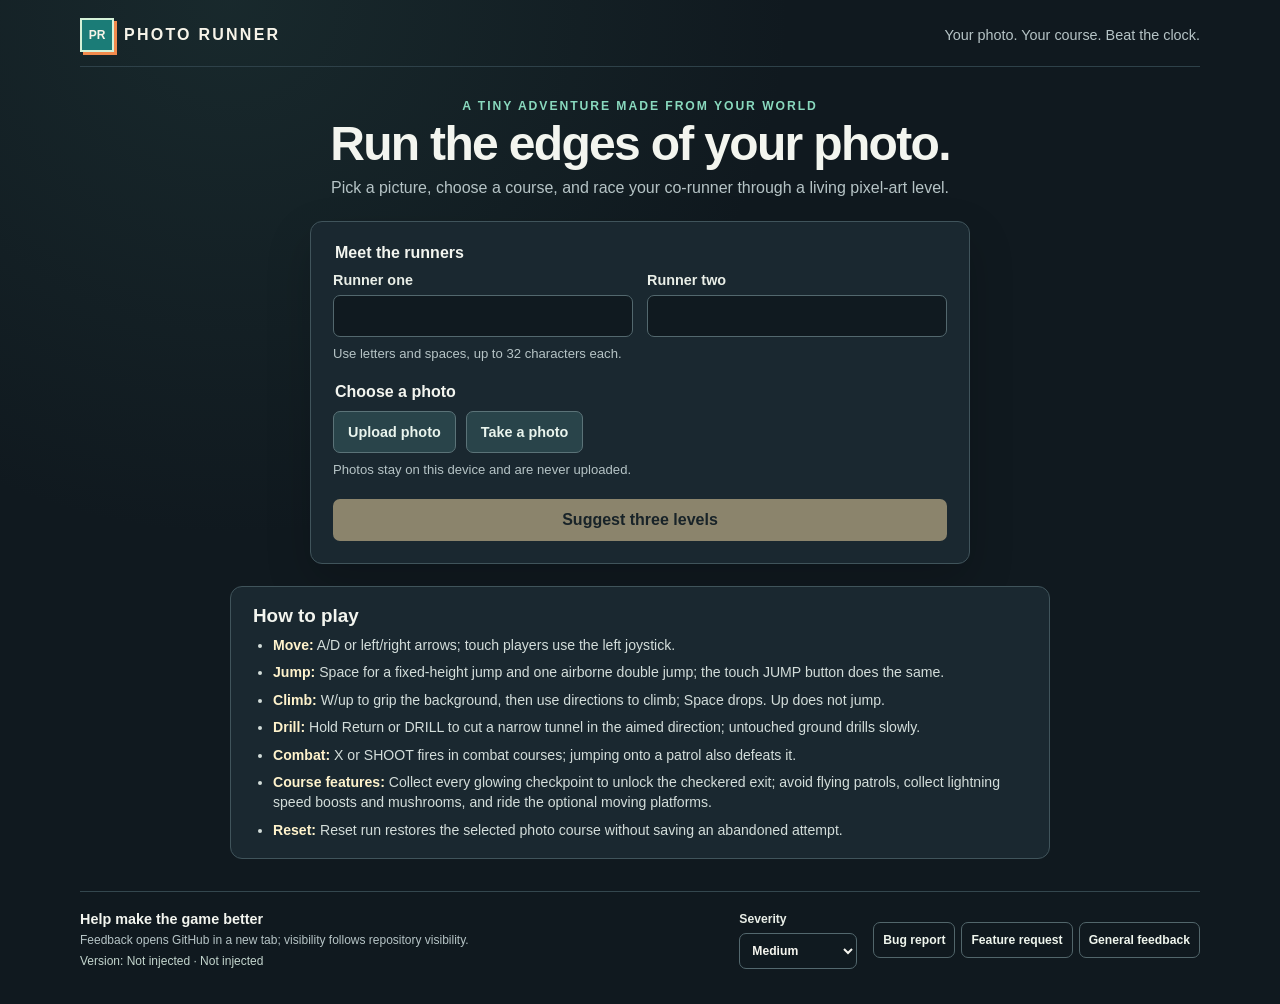
<file: index.html>
<!doctype html>
<html lang="en">
<head>
  <meta charset="utf-8">
  <meta name="viewport" content="width=device-width, initial-scale=1, viewport-fit=cover">
  <meta name="theme-color" content="#17232c">
  <meta name="game-source-branch" content="Not injected">
  <meta name="game-source-commit" content="Not injected">
  <title>Photo Runner</title>
  <link rel="icon" type="image/svg+xml" href="./assets/favicon.svg">
  <link rel="stylesheet" href="./styles.css">
  <script type="module" src="./src/app.js?v=45"></script>
</head>
<body>
  <main class="shell">
    <header class="masthead">
      <a class="brand" href="./" aria-label="Photo Runner home">
        <span class="brand-mark" aria-hidden="true">PR</span>
        <span>PHOTO RUNNER</span>
      </a>
      <p class="tagline">Your photo. Your course. Beat the clock.</p>
    </header>

    <section id="setup-screen" class="screen" aria-labelledby="setup-title">
      <div class="intro">
        <p class="eyebrow">A tiny adventure made from your world</p>
        <h1 id="setup-title">Run the edges of your photo.</h1>
        <p>Pick a picture, choose a course, and race your co-runner through a living pixel-art level.</p>
      </div>
      <form id="setup-form" class="setup-card">
        <fieldset>
          <legend>Meet the runners</legend>
          <div class="name-grid">
            <label>Runner one
              <input id="player-one" name="playerOne" autocomplete="given-name" maxlength="32" required>
            </label>
            <label>Runner two
              <input id="player-two" name="playerTwo" autocomplete="off" maxlength="32" required>
            </label>
          </div>
          <p class="hint">Use letters and spaces, up to 32 characters each.</p>
        </fieldset>
        <fieldset>
          <legend>Choose a photo</legend>
          <div class="photo-actions">
            <label class="button button-secondary file-button" for="upload-photo" role="button" tabindex="0">Upload photo</label>
            <input id="upload-photo" class="visually-hidden" type="file" accept="image/*">
            <label class="button button-secondary file-button" for="camera-photo" role="button" tabindex="0">Take a photo</label>
            <input id="camera-photo" class="visually-hidden" type="file" accept="image/*" capture="environment">
          </div>
          <p id="photo-status" class="hint" role="status">Photos stay on this device and are never uploaded.</p>
        </fieldset>
        <button id="suggest-button" class="button button-primary" type="submit" disabled>Suggest three levels</button>
        <p id="setup-error" class="error" role="alert" hidden></p>
      </form>
      <aside class="instructions">
        <h2>How to play</h2>
        <ul>
          <li><strong>Move:</strong> A/D or left/right arrows; touch players use the left joystick.</li>
          <li><strong>Jump:</strong> Space for a fixed-height jump and one airborne double jump; the touch JUMP button does the same.</li>
          <li><strong>Climb:</strong> W/up to grip the background, then use directions to climb; Space drops. Up does not jump.</li>
          <li><strong>Drill:</strong> Hold Return or DRILL to cut a narrow tunnel in the aimed direction; untouched ground drills slowly.</li>
          <li><strong>Combat:</strong> X or SHOOT fires in combat courses; jumping onto a patrol also defeats it.</li>
          <li><strong>Course features:</strong> Collect every glowing checkpoint to unlock the checkered exit; avoid flying patrols, collect lightning speed boosts and mushrooms, and ride the optional moving platforms.</li>
          <li><strong>Reset:</strong> Reset run restores the selected photo course without saving an abandoned attempt.</li>
        </ul>
      </aside>
    </section>

    <section id="preview-screen" class="screen" aria-labelledby="preview-title" hidden>
      <div class="screen-heading">
        <div>
          <p class="eyebrow">Three routes, one photo</p>
          <h1 id="preview-title">Choose your course</h1>
        </div>
        <button id="change-photo" class="button button-secondary" type="button">Choose another photo</button>
      </div>
      <div id="suggestions" class="suggestions"></div>
      <p id="preview-error" class="error" role="alert" hidden></p>
    </section>

    <section id="game-screen" class="screen" aria-labelledby="game-title" hidden>
      <div class="game-heading">
        <div>
          <p class="eyebrow" id="round-label">Round 1</p>
          <h1 id="game-title">Ready, runner!</h1>
        </div>
        <div class="game-actions">
          <span id="timer" class="timer" aria-label="Race time">00:00.00</span>
          <button id="fullscreen-button" class="button button-secondary" type="button">Full screen</button>
          <button id="reset-button" class="button button-secondary" type="button">Reset run</button>
        </div>
      </div>
      <div id="game-frame" class="game-frame">
        <canvas id="game-canvas" width="960" height="540" aria-label="Photo Runner gameplay"></canvas>
        <div class="touch-controls" aria-label="Touch controls">
          <div id="joystick" class="joystick" aria-label="Movement and drill direction">
            <span class="joystick-handle"></span>
          </div>
          <div class="touch-actions">
            <button type="button" class="touch-button" data-control="jump">JUMP</button>
            <button type="button" class="touch-button" data-control="drill">DRILL</button>
            <button type="button" class="touch-button" data-control="shoot">SHOOT</button>
          </div>
        </div>
      </div>
      <p id="game-status" class="game-status" role="status" aria-live="polite">Move or jump to start the timer.</p>
    </section>

    <section id="complete-screen" class="screen completion" aria-labelledby="complete-title" hidden>
      <p class="eyebrow">Course complete</p>
      <h1 id="complete-title">You made it!</h1>
      <p id="completion-message" class="completion-message"></p>
      <p id="completion-time" class="completion-time"></p>
      <div class="completion-grid">
        <section>
          <h2>Leaderboard</h2>
          <p class="hint">Scores are saved in cookies on this browser only.</p>
          <p id="score-storage-status" class="hint" role="status" aria-live="polite"></p>
          <ol id="leaderboard" class="leaderboard"></ol>
        </section>
        <section>
          <h2>Who races next?</h2>
          <p class="hint">Both runners keep this exact course.</p>
          <div id="next-player-actions" class="next-player-actions"></div>
          <button id="completion-reset" class="button button-secondary" type="button">Reset run</button>
        </section>
      </div>
    </section>

    <footer class="feedback" aria-label="Feedback">
      <div>
        <strong>Help make the game better</strong>
        <p>Feedback opens GitHub in a new tab; visibility follows repository visibility.</p>
        <p id="version-info" class="version-info"></p>
      </div>
      <label class="severity-label">Severity
        <select id="feedback-severity">
          <option>Low</option>
          <option selected>Medium</option>
          <option>High</option>
          <option>Critical</option>
        </select>
      </label>
      <div class="feedback-buttons">
        <button class="button button-tertiary" type="button" data-feedback="Bug report">Bug report</button>
        <button class="button button-tertiary" type="button" data-feedback="Feature request">Feature request</button>
        <button class="button button-tertiary" type="button" data-feedback="General feedback">General feedback</button>
      </div>
    </footer>
  </main>
</body>
</html>
</file>
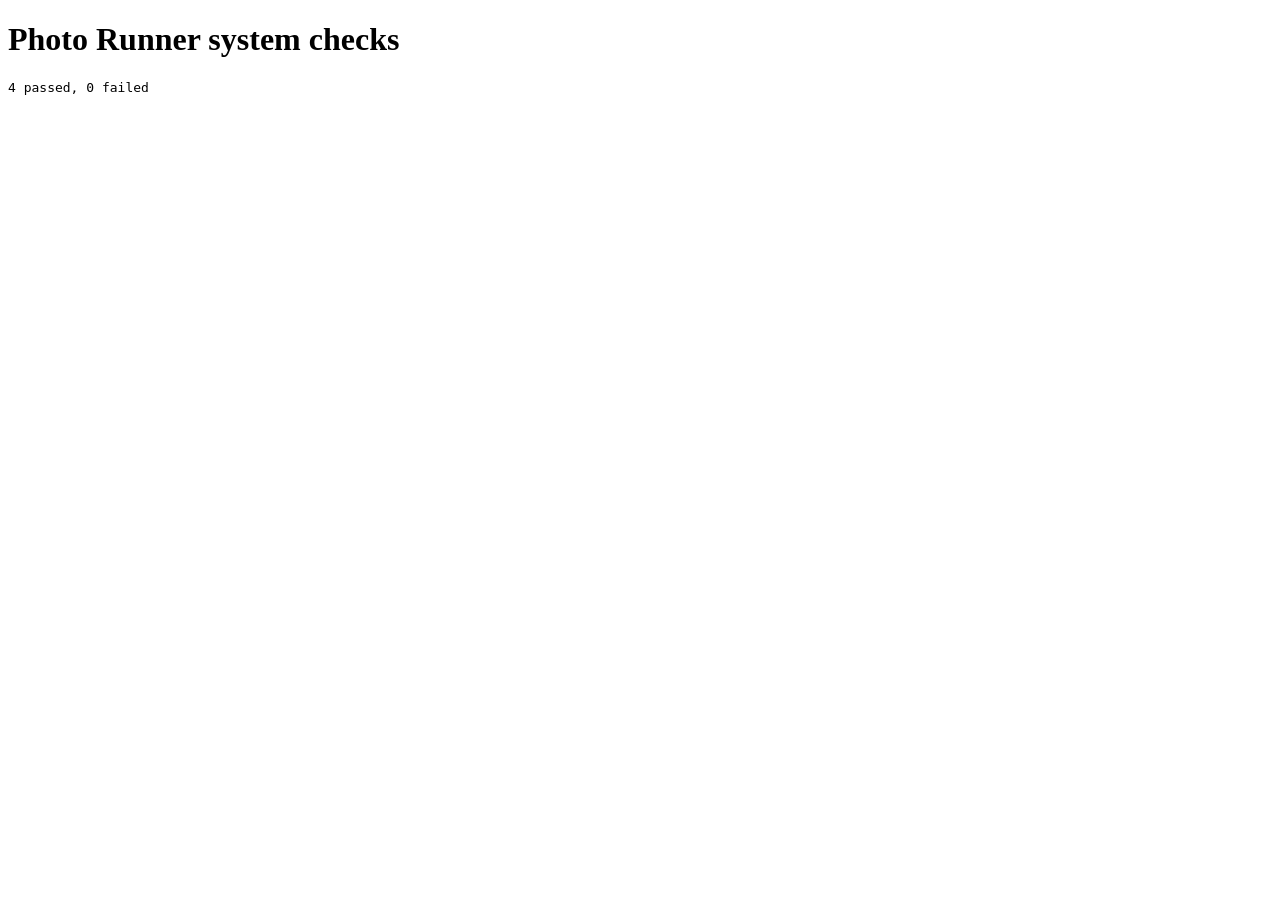
<file: tests/system/runner.html>
<!doctype html>
<html lang="en">
<head>
  <meta charset="utf-8">
  <meta name="viewport" content="width=device-width, initial-scale=1">
  <title>Photo Runner system checks</title>
</head>
<body>
  <h1>Photo Runner system checks</h1>
  <pre id="results" role="status">Running checks...</pre>
  <script type="module">
    import { createRun, generateSuggestions, stepRun, resetRun } from "../../src/game-core.js?v=47";

    const result = document.querySelector("#results");
    const failures = [];
    let passed = 0;
    const verify = async (name, callback) => {
      try {
        await callback();
        passed += 1;
      } catch (error) {
        failures.push(`${name}: ${error.message}`);
      }
    };
    const check = (condition, message) => {
      if (!condition) throw new Error(message);
    };

    await verify("root entry and local runtime assets", async () => {
      const response = await fetch("../../index.html");
      check(response.ok, "root entry page did not load");
      const markup = await response.text();
      for (const id of ["setup-screen", "preview-screen", "game-screen", "complete-screen", "game-canvas"]) {
        check(markup.includes(`id="${id}"`), `missing page surface ${id}`);
      }
      check(markup.includes("./src/app.js"), "entry page does not load its relative runtime");
      const css = await fetch("../../styles.css");
      check(css.ok, "runtime stylesheet did not load");
    });

    await verify("unusable image is rejected clearly", () => {
      const flat = { width: 16, height: 16, data: new Uint8ClampedArray(16 * 16 * 4) };
      for (let index = 0; index < flat.data.length; index += 4) flat.data[index + 3] = 255;
      let rejected = false;
      try {
        generateSuggestions(flat, 1);
      } catch (error) {
        rejected = error.message.includes("No usable visible edge");
      }
      check(rejected, "featureless image was not rejected with guidance");
    });

    await verify("approved photo fixtures complete seeded route play-throughs", async () => {
      for (const fixture of ["route-photo.svg", "platform-photo.svg", "mixed-orientation-photo.svg"]) {
        const image = new Image();
        image.src = `../fixtures/${fixture}`;
        await image.decode();
        const canvas = document.createElement("canvas");
        canvas.width = image.width;
        canvas.height = image.height;
        const context = canvas.getContext("2d", { willReadFrequently: true });
        context.drawImage(image, 0, 0);
        const pixels = context.getImageData(0, 0, image.width, image.height);
        for (const seed of [77, 12345, 20261104]) {
          const options = generateSuggestions(pixels, seed);
          check(options.length === 3 && options.every((option) => option.route.verified),
            `${fixture} seed ${seed} did not produce three completed route replays`);
          for (const [optionIndex, option] of options.entries()) {
            const solidAt = (x, y) => x >= 0 && x < option.width && y >= 0 &&
              y < option.height && option.terrain[y * option.width + x];
            for (let y = 0; y < option.height; y += 1) {
              for (let x = 0; x < option.width; x += 1) {
                const offset = y * option.width + x;
                if (!option.nonDrillable[offset]) continue;
                check(option.terrain[offset],
                  `${fixture} seed ${seed} marks empty cells non-drillable`);
                check(!option.route.points.some((point) =>
                  Math.abs(x + 0.5 - point.x) < 10 &&
                  Math.abs(y + 0.5 - point.y + 4.5) < 16
                ), `${fixture} seed ${seed} protects the required route`);
                check(Math.hypot(x + 0.5 - option.finish.x, y + 0.5 - option.finish.y) >= 14,
                  `${fixture} seed ${seed} protects the finish gate`);
              }
            }
            for (const pickup of option.pickups) {
              for (let y = Math.floor(pickup.y); y < Math.ceil(pickup.y + pickup.height); y += 1) {
                for (let x = Math.floor(pickup.x); x < Math.ceil(pickup.x + pickup.width); x += 1) {
                  check(!solidAt(x, y), `${fixture} seed ${seed} option ${optionIndex} blocks a pickup`);
                }
              }
            }
            for (const enemy of option.enemies) {
              const initialProgress = (Math.sin(enemy.phase) + 1) / 2;
              check(Math.abs(enemy.x - (enemy.path[0].x +
                (enemy.path[1].x - enemy.path[0].x) * initialProgress)) < 0.001 &&
                Math.abs(enemy.y - (enemy.path[0].y +
                  (enemy.path[1].y - enemy.path[0].y) * initialProgress)) < 0.001,
              `${fixture} seed ${seed} patrol teleports when activated`);
              for (let sample = 0; sample <= 100; sample += 1) {
                const progress = sample / 100;
                const x = enemy.path[0].x + (enemy.path[1].x - enemy.path[0].x) * progress;
                const y = enemy.path[0].y + (enemy.path[1].y - enemy.path[0].y) * progress;
                check(x >= 8 && x <= option.width - 14 && y >= 8 && y <= option.height - 14,
                  `${fixture} seed ${seed} patrol leaves safe bounds`);
                for (let cellY = Math.floor(y - 2); cellY <= y + 2; cellY += 1) {
                  for (let cellX = Math.floor(x - 2); cellX <= x + 2; cellX += 1) {
                    check(!solidAt(cellX, cellY),
                      `${fixture} seed ${seed} patrol intersects terrain`);
                  }
                }
              }
            }
            for (const platform of option.platforms) {
              check(platform.x >= platform.minX && platform.x <= platform.maxX &&
                platform.minX <= platform.maxX,
              `${fixture} seed ${seed} moving platform has invalid travel bounds`);
              for (let y = Math.floor(platform.y); y < platform.y + platform.height; y += 1) {
                for (let x = Math.floor(platform.x); x < platform.x + platform.width; x += 1) {
                  check(!solidAt(x, y), `${fixture} seed ${seed} moving platform intersects terrain`);
                }
              }
            }
          }
        }
      }
    });

    await verify("movement starts the timer and reset restores a fresh run", async () => {
      const photo = { width: 32, height: 24, data: new Uint8ClampedArray(32 * 24 * 4) };
      for (let y = 0; y < photo.height; y += 1) {
        for (let x = 0; x < photo.width; x += 1) {
          const offset = (y * photo.width + x) * 4;
          const shade = ((x * 19 + y * 31 + (x * y) % 97) % 180) + 35;
          photo.data[offset] = shade;
          photo.data[offset + 1] = (shade * 3) % 256;
          photo.data[offset + 2] = (shade * 7) % 256;
          photo.data[offset + 3] = 255;
        }
      }
      const option = generateSuggestions(photo, 77)[0];
      const run = createRun(option, ["Ada", "Grace"]);
      stepRun(run, {}, 0.1, 100);
      check(!run.timerStarted, "idle time started the race");
      stepRun(run, { x: 1 }, 0.1, 200);
      check(run.timerStarted, "player movement did not start the race timer");
      run.terrain[0] = !run.terrain[0];
      run.input.right = true;
      run.timer = 12;
      resetRun(run);
      check(run.timer === 0 && !run.timerStarted, "reset did not clear the timer");
      check(run.terrain[0] === option.terrain[0], "reset did not restore terrain");
      check(!run.input.right, "reset did not clear held controls");
    });

    result.textContent = failures.length
      ? `${passed} passed, ${failures.length} failed\n${failures.join("\n")}`
      : `${passed} passed, 0 failed`;
    result.dataset.failed = String(failures.length);
  </script>
</body>
</html>
</file>
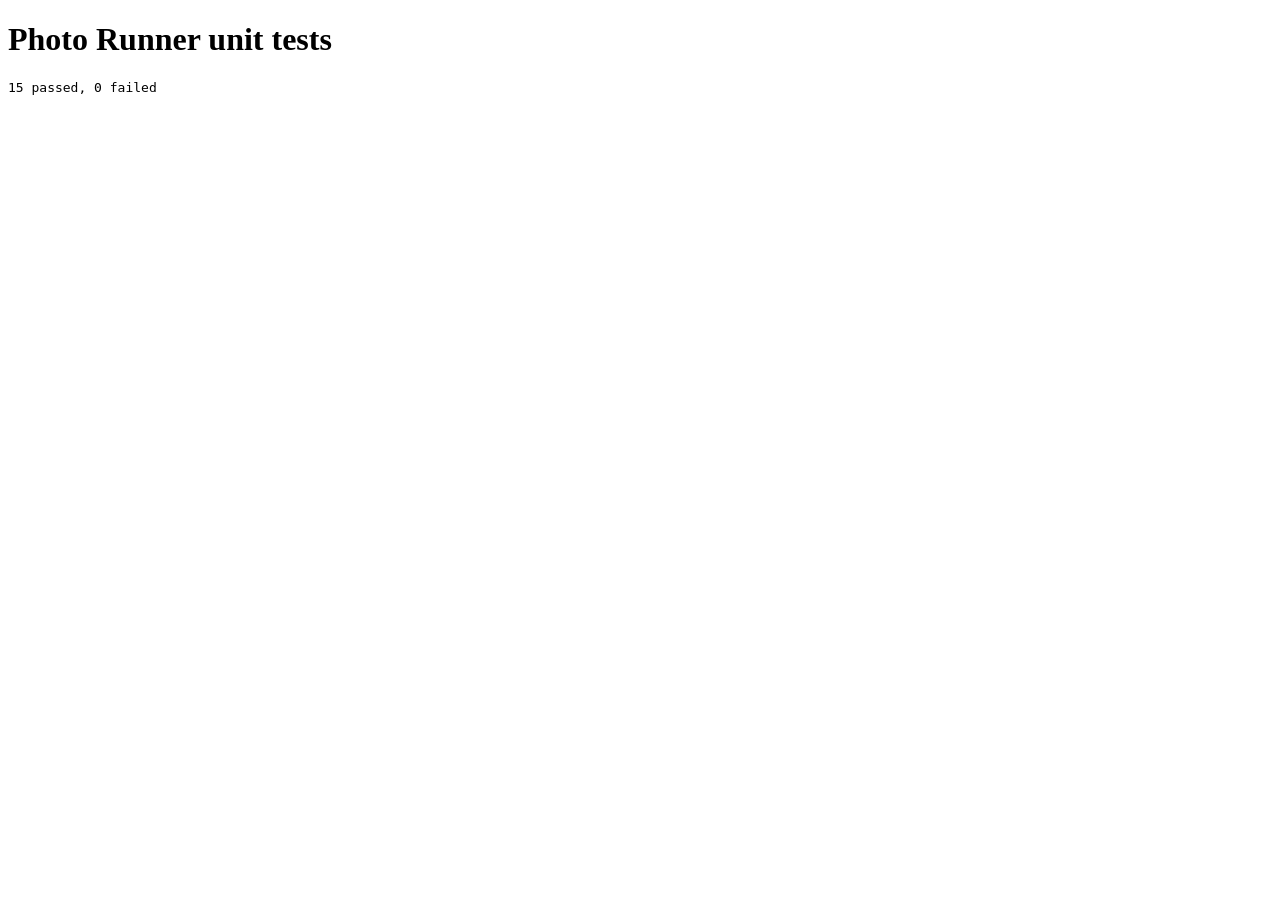
<file: tests/unit/runner.html>
<!doctype html>
<html lang="en">
<head>
  <meta charset="utf-8">
  <meta name="viewport" content="width=device-width, initial-scale=1">
  <title>Photo Runner unit tests</title>
</head>
<body>
  <h1>Photo Runner unit tests</h1>
  <pre id="results" role="status">Running tests...</pre>
  <script type="module">
    import {
      createRandom,
      generateSuggestions,
      createRun,
      pressJump,
      stepRun,
      resetRun,
      isValidPlayerName,
      getLeaderboardRows,
      makeLevelKey,
      getEngineConstants,
      verifyCourse,
      replayCourse
    } from "../../src/game-core.js?v=47";

    const output = document.querySelector("#results");
    const failures = [];
    let passed = 0;
    const assert = (condition, message) => {
      if (!condition) throw new Error(message);
    };
    const test = (name, callback) => {
      try {
        callback();
        passed += 1;
      } catch (error) {
        failures.push(`${name}: ${error.message}`);
      }
    };
    const photo = {
      width: 32,
      height: 24,
      data: new Uint8ClampedArray(32 * 24 * 4)
    };
    for (let y = 0; y < photo.height; y += 1) {
      for (let x = 0; x < photo.width; x += 1) {
        const offset = (y * photo.width + x) * 4;
        const shade = ((x * 19 + y * 31 + (x * y) % 97) % 180) + 35;
        photo.data[offset] = shade;
        photo.data[offset + 1] = (shade * 3) % 256;
        photo.data[offset + 2] = (shade * 7) % 256;
        photo.data[offset + 3] = 255;
      }
    }

    test("player names accept letters and spaces up to 32 characters", () => {
      assert(isValidPlayerName("Ada Lovelace"), "valid name rejected");
      assert(isValidPlayerName("Élodie"), "Unicode letters rejected");
      assert(!isValidPlayerName(""), "empty name accepted");
      assert(!isValidPlayerName("Runner 7"), "digits accepted");
      assert(!isValidPlayerName("A".repeat(33)), "overlong name accepted");
    });

    test("seeded random sequences repeat", () => {
      const first = createRandom(12345);
      const second = createRandom(12345);
      assert(
        Array.from({ length: 8 }, first).join(",") ===
          Array.from({ length: 8 }, second).join(","),
        "same seed produced different sequences"
      );
    });

    test("photo suggestions are reproducible and distinct", () => {
      const first = generateSuggestions(photo, 9876);
      const second = generateSuggestions(photo, 9876);
      assert(first.length === 3, "expected three suggestions");
      assert(JSON.stringify(first) === JSON.stringify(second), "generation was not deterministic");
      assert(new Set(first.map((option) => `${option.biome}:${option.layout}`)).size === 3,
        "biome/layout pairs are not distinct");
      for (const option of first) {
        for (const [index, point] of option.route.points.entries()) {
          for (const [otherIndex, other] of option.route.points.entries()) {
            if (index === otherIndex || point.supportY < other.y - 9 ||
                point.supportY >= other.y) continue;
            const overlaps = point.supportX < other.x + 3 &&
              point.supportX + point.supportWidth > other.x - 3;
            assert(!overlaps, "a route support blocks another waypoint");
          }
        }
        assert(option.playerStart && option.finish, "missing safe endpoints");
        assert(option.route?.verified === true, "missing verified no-drill route");
        assert(option.checkpoints.length >= 1 && option.checkpoints.length <= 2,
          "checkpoint count outside requirement");
        assert(option.platforms.length === 2, "expected two moving platforms");
        assert(option.pickups.filter((pickup) => pickup.type === "speed").length >= 1,
          "missing speed pickup");
        assert(option.pickups.filter((pickup) => pickup.type === "mushroom").length >= 1,
          "missing mushroom pickup");
        for (const pickup of option.pickups) {
          for (let y = Math.floor(pickup.y); y < Math.ceil(pickup.y + pickup.height); y += 1) {
            for (let x = Math.floor(pickup.x); x < Math.ceil(pickup.x + pickup.width); x += 1) {
              assert(!option.terrain[y * option.width + x], "pickup was placed inside solid terrain");
            }
          }
          for (const enemy of option.enemies) {
            const progress = (Math.sin(enemy.phase) + 1) / 2;
            assert(Math.abs(enemy.x - (enemy.path[0].x +
              (enemy.path[1].x - enemy.path[0].x) * progress)) < 0.001,
            "patrol jumps away from its previewed position when the race starts");
            assert(Math.abs(enemy.y - (enemy.path[0].y +
              (enemy.path[1].y - enemy.path[0].y) * progress)) < 0.001,
            "patrol vertical position jumps when the race starts");
          }
        }
        assert(option.enemies.length >= 3, "missing patrol enemies");
        assert(option.route.sectionCount >= 4 && option.route.sectionCount <= 6,
          "route section count outside quality target");
        assert(replayCourse(option), "reference route failed actual movement and enemy simulation");
      }
      const unsafe = structuredClone(first[0]);
      const spawn = unsafe.playerStart;
      unsafe.enemies[0].path = [
        { x: spawn.x + 1, y: spawn.y + 1 },
        { x: spawn.x + 1, y: spawn.y + 1 }
      ];
      assert(!replayCourse(unsafe), "route replay ignored a patrol collision");
    });

    test("route validation rejects blocked clearance", () => {
      const option = generateSuggestions(photo, 9876)[0];
      assert(verifyCourse(option), "generated course did not verify");
      const blocked = structuredClone(option);
      const point = blocked.route.points[0];
      const x = Math.floor(point.x);
      const y = Math.floor(point.y - 5);
      blocked.terrain[y * blocked.width + x] = true;
      assert(!verifyCourse(blocked), "blocked route clearance was accepted");
    });

    test("player size, fixed jump, and one double jump", () => {
      const option = generateSuggestions(photo, 9876)[0];
      const run = createRun(option, ["Ada", "Grace"]);
      assert(run.player.width === 6 && run.player.height === 9, "wrong player footprint");
      const initialY = run.player.y;
      pressJump(run, 0);
      assert(run.timerStarted, "jump did not start timer");
      assert(run.player.vy < 0, "floor jump did not launch");
      stepRun(run, {}, 0.1, 100);
      const risingY = run.player.y;
      assert(run.player.doubleJumpAvailable, "floor jump consumed the airborne double jump");
      pressJump(run, 101);
      assert(run.player.vy < 0, "double jump did not reset upward velocity");
      assert(!run.player.doubleJumpAvailable, "double jump remained available");
      const afterDoubleJump = run.player.vy;
      pressJump(run, 102);
      assert(run.player.vy === afterDoubleJump, "unavailable third jump changed vertical velocity");
      assert(risingY <= initialY, "jump moved downward before the double jump");
    });

    test("up attaches to the background, and jump drops without launching", () => {
      const option = generateSuggestions(photo, 9876)[0];
      const run = createRun(option, ["Ada", "Grace"]);
      const y = run.player.y;
      stepRun(run, { y: -1 }, 0.1, 100);
      assert(run.player.climbing, "up did not attach to the background");
      assert(run.player.y < y, "climbing did not move upward");
      const jumpVelocity = run.player.vy;
      assert(pressJump(run, 101), "jump did not detach the climber");
      assert(!run.player.climbing, "jump left the player attached");
      assert(run.player.vy > jumpVelocity, "climb-drop launched upward");
    });

    test("surface jump retains its double jump and wall jump is cosmetic", () => {
      const option = generateSuggestions(photo, 9876)[0];
      const run = createRun(option, ["Ada", "Grace"]);
      pressJump(run, 0);
      assert(run.player.doubleJumpAvailable, "initial jump consumed double jump");
      const edgeX = run.player.x < option.width / 2 ? 0 : option.width - run.player.width;
      run.player.x = edgeX;
      run.player.y = Math.max(3, run.player.y - 20);
      run.player.grounded = false;
      run.player.floorGrace = null;
      run.player.wallGrace = null;
      const jumped = pressJump(run, 10);
      assert(jumped, "wall contact did not allow a jump");
      assert(run.player.dustUntil === 310, "wall jump did not start a 300ms dust burst");
    });

    test("leaderboard ties keep prior attempts ahead", () => {
      const rows = getLeaderboardRows([
        { id: "saved", name: "Ada", time: 12 },
        { id: "current", name: "Grace", time: 12 }
      ], "current");
      assert(rows.ranked[0].id === "saved", "new equal-time score displaced an existing entry");
      assert(rows.current.rank === 2, "current equal-time attempt has the wrong rank");
    });

    test("walk speed and fixed jump height remain consistent", () => {
      const base = generateSuggestions(photo, 9876)[0];
      const level = {
        ...base,
        width: 128,
        height: 100,
        terrain: Array(128 * 100).fill(false),
        nonDrillable: Array(128 * 100).fill(false),
        playerStart: { x: 20, y: 50 },
        finish: { x: 110, y: 20, width: 12, height: 18 },
        checkpoints: [],
        platforms: [],
        pickups: [],
        enemies: [],
        scenery: [],
        route: { verified: true, points: [], sectionCount: 0 },
        combat: false
      };
      for (let x = 0; x < level.width; x += 1) level.terrain[59 * level.width + x] = true;
      const run = createRun(level, ["Ada", "Grace"]);
      assert(getEngineConstants().normalSpeed === 80, "walking speed changed");
      pressJump(run, 0);
      for (let frame = 1; frame <= 6; frame += 1) stepRun(run, {}, 0.1, frame * 100);
      assert(Math.abs((50 - run.player.y) - 38.6) < 2, "jump did not reach its fixed height");
    });

    test("wall contact blocks penetration but never traps horizontal movement", () => {
      const base = generateSuggestions(photo, 9876)[0];
      const level = {
        ...base,
        width: 128,
        height: 100,
        terrain: Array(128 * 100).fill(false),
        nonDrillable: Array(128 * 100).fill(false),
        playerStart: { x: 30, y: 81 },
        finish: { x: 110, y: 20, width: 12, height: 18 },
        checkpoints: [],
        platforms: [],
        pickups: [],
        enemies: [],
        scenery: [],
        route: { verified: true, points: [], sectionCount: 0 },
        combat: false
      };
      for (let x = 0; x < level.width; x += 1) level.terrain[90 * level.width + x] = true;
      for (let y = 0; y < 90; y += 1) level.terrain[y * level.width + 40] = true;
      const run = createRun(level);
      for (let frame = 1; frame <= 20; frame += 1) stepRun(run, { x: 1 }, 0.1, frame * 100);
      assert(run.player.x <= 34.01, "player penetrated the wall");
      const wallPosition = run.player.x;
      for (let frame = 21; frame <= 24; frame += 1) stepRun(run, { x: -1 }, 0.1, frame * 100);
      assert(run.player.x < wallPosition - 5, "wall contact trapped the player after reversing");
    });

    test("projectiles hit patrols crossed between simulation frames", () => {
      const base = generateSuggestions(photo, 9876)[0];
      const level = {
        ...base,
        width: 128,
        height: 100,
        terrain: Array(128 * 100).fill(false),
        nonDrillable: Array(128 * 100).fill(false),
        playerStart: { x: 20, y: 50 },
        finish: { x: 110, y: 20, width: 12, height: 18 },
        checkpoints: [],
        platforms: [],
        pickups: [],
        enemies: [{
          x: 30,
          y: 53,
          initialX: 30,
          initialY: 53,
          path: [{ x: 30, y: 53 }, { x: 30, y: 53 }],
          phase: 0,
          defeated: false
        }],
        scenery: [],
        route: { verified: true, points: [], sectionCount: 0 },
        combat: true
      };
      const run = createRun(level);
      stepRun(run, { shoot: true }, 0.1, 100);
      assert(run.enemies[0].defeated, "fast projectile skipped a patrol between frames");
      assert(run.projectiles.length === 0, "projectile remained after hitting a patrol");
    });

    test("active drilling slows movement without cutting the supporting floor", () => {
      const base = generateSuggestions(photo, 9876)[0];
      const level = {
        ...base,
        width: 128,
        height: 100,
        terrain: Array(128 * 100).fill(false),
        nonDrillable: Array(128 * 100).fill(false),
        playerStart: { x: 20, y: 50 },
        finish: { x: 110, y: 20, width: 12, height: 18 },
        checkpoints: [],
        platforms: [],
        pickups: [],
        enemies: [],
        scenery: [],
        route: { verified: true, points: [], sectionCount: 0 },
        combat: false
      };
      for (let x = 0; x < level.width; x += 1) level.terrain[59 * level.width + x] = true;
      const run = createRun(level, ["Ada", "Grace"]);
      for (let y = 52; y <= 56; y += 1) {
        for (let x = 26; x <= 29; x += 1) run.terrain[y * level.width + x] = true;
      }
      const startX = run.player.x;
      stepRun(run, { x: 1, drill: true }, 0.1, 100);
      assert(run.player.x - startX <= 1.1, "active excavation exceeded ten cells per second");
      assert(run.terrain[59 * level.width + 20], "drilling removed the supporting floor");
      assert(!run.terrain[54 * level.width + 27], "drill did not remove the tunnel");
    });

    test("reset restores the selected option and clears controls", () => {
      const option = generateSuggestions(photo, 9876)[0];
      const run = createRun(option, ["Ada", "Grace"]);
      run.input.right = true;
      run.timer = 12;
      run.terrain[0] = !run.terrain[0];
      resetRun(run);
      assert(run.timer === 0 && !run.timerStarted, "timer was not reset");
      assert(!run.input.right, "held input survived reset");
      assert(run.terrain[0] === option.terrain[0], "terrain was not restored");
      assert(run.player.x === option.playerStart.x, "spawn was not restored");
      for (const [index, enemy] of run.enemies.entries()) {
        assert(enemy.x === option.enemies[index].x && enemy.y === option.enemies[index].y,
          "reset changed the previewed patrol position");
      }
    });

    test("leaderboard highlights exact attempt and preserves negative times", () => {
      const entries = Array.from({ length: 11 }, (_, index) => ({
        id: `entry-${index}`,
        name: `Player ${index}`,
        time: index - 5
      }));
      const rows = getLeaderboardRows(entries, "entry-10");
      assert(rows.ranked.length === 10, "persisted leaderboard exceeded ten entries");
      assert(rows.current?.id === "entry-10", "exact current attempt was not identified");
      assert(rows.current.rank === null, "unranked attempt received a rank");
      assert(rows.ranked[0].time === -5, "negative time was not preserved");
    });

    test("level keys distinguish exact generated options", () => {
      const options = generateSuggestions(photo, 9876);
      assert(makeLevelKey("photo-hash", options[0]) !== makeLevelKey("photo-hash", options[1]),
        "different options shared a leaderboard key");
    });

    output.textContent = failures.length
      ? `${passed} passed, ${failures.length} failed\n${failures.join("\n")}`
      : `${passed} passed, 0 failed`;
    output.dataset.failed = String(failures.length);
  </script>
</body>
</html>
</file>
<file: styles.css>
:root {
  color-scheme: dark;
  font-family: "Trebuchet MS", "Segoe UI", sans-serif;
  background: #10191f;
  color: #f3f5ef;
  font-synthesis: none;
  text-rendering: optimizeLegibility;
  --panel: #1a2830;
  --panel-light: #22343c;
  --line: #40545b;
  --accent: #ffce6b;
  --mint: #89d9be;
  --muted: #b6c4c6;
  --danger: #ff9a8f;
}

* { box-sizing: border-box; }

body {
  min-width: 320px;
  min-height: 100vh;
  margin: 0;
  background:
    radial-gradient(ellipse at 18% 0%, rgba(52, 94, 89, 0.23), transparent 35rem),
    #10191f;
}

button, input, select { font: inherit; }
button, .file-button { -webkit-tap-highlight-color: transparent; }
[hidden] { display: none !important; }

.shell { width: min(1120px, calc(100% - 32px)); margin: 0 auto; padding: 18px 0 34px; }
.masthead { display: flex; align-items: center; justify-content: space-between; gap: 12px; border-bottom: 1px solid #2e4149; padding: 0 0 14px; }
.brand { display: inline-flex; align-items: center; gap: 10px; color: #f7f4e9; text-decoration: none; font-weight: 900; letter-spacing: .14em; }
.brand-mark { display: grid; width: 34px; height: 34px; place-items: center; border: 2px solid #d5f2d8; background: #1b7c77; box-shadow: 3px 3px 0 #f18a4c; font-size: .75rem; letter-spacing: 0; }
.tagline { margin: 0; color: var(--muted); font-size: .9rem; }
.screen { padding: 32px 0; }
.intro { max-width: 700px; margin: 0 auto 24px; text-align: center; }
.eyebrow { margin: 0 0 6px; color: var(--mint); font-size: .76rem; font-weight: 800; letter-spacing: .16em; text-transform: uppercase; }
h1, h2, p { margin-top: 0; }
h1 { margin-bottom: 10px; font-size: clamp(1.8rem, 5vw, 3rem); line-height: 1.04; letter-spacing: -.035em; }
h2 { font-size: 1.18rem; }
.intro > p:last-child { color: var(--muted); }
.setup-card, .instructions, .suggestion-card, .completion-grid > section { border: 1px solid var(--line); border-radius: 12px; background: var(--panel); }
.setup-card { width: min(660px, 100%); margin: 0 auto 22px; padding: 22px; box-shadow: 0 18px 45px rgba(0, 0, 0, .18); }
fieldset { min-width: 0; margin: 0 0 20px; border: 0; padding: 0; }
legend { margin-bottom: 10px; font-weight: 800; }
.name-grid { display: grid; grid-template-columns: repeat(2, minmax(0, 1fr)); gap: 14px; }
label { display: grid; gap: 7px; color: #e9eee7; font-size: .9rem; font-weight: 700; }
input, select { width: 100%; min-height: 42px; border: 1px solid #53686e; border-radius: 7px; padding: 9px 11px; background: #101a20; color: #f5f5ee; }
input:focus-visible, select:focus-visible, button:focus-visible, .file-button:focus-visible { outline: 3px solid var(--accent); outline-offset: 2px; }
.hint { margin: 7px 0 0; color: var(--muted); font-size: .82rem; line-height: 1.45; }
.photo-actions { display: flex; flex-wrap: wrap; gap: 10px; }
.button { display: inline-flex; min-height: 42px; align-items: center; justify-content: center; border: 1px solid transparent; border-radius: 7px; padding: 9px 14px; color: #102026; cursor: pointer; font-weight: 800; text-align: center; text-decoration: none; transition: transform .12s ease, filter .12s ease; }
.button:hover { filter: brightness(1.08); transform: translateY(-1px); }
.button:disabled { cursor: not-allowed; filter: grayscale(.5); opacity: .55; transform: none; }
.button-primary { width: 100%; background: var(--accent); }
.button-secondary { border-color: #5b7378; background: #2a4047; color: #eff5ed; }
.button-tertiary { border-color: #52666b; background: transparent; color: #eff5ed; }
.file-button { background: #29444a; color: #e9f4ed; }
.visually-hidden { position: absolute; width: 1px; height: 1px; overflow: hidden; clip: rect(0, 0, 0, 0); white-space: nowrap; clip-path: inset(50%); }
.instructions { width: min(820px, 100%); margin: 0 auto; padding: 18px 22px; }
.instructions h2 { margin-bottom: 8px; }
.instructions ul { display: grid; gap: 7px; margin: 0; padding-left: 20px; color: #d3ddda; font-size: .88rem; line-height: 1.45; }
.instructions strong { color: #fff3cc; }
.error { margin: 12px 0 0; color: var(--danger); font-weight: 700; }
.screen-heading, .game-heading { display: flex; align-items: center; justify-content: space-between; gap: 20px; margin-bottom: 16px; }
.screen-heading h1, .game-heading h1 { margin-bottom: 0; }
.suggestions { display: grid; grid-template-columns: repeat(3, minmax(0, 1fr)); gap: 14px; }
.suggestion-card { overflow: hidden; padding: 12px; }
.suggestion-card canvas { display: block; width: 100%; aspect-ratio: 16 / 9; border: 1px solid #5b6d6c; border-radius: 6px; background: #172229; }
.suggestion-card h2 { margin: 12px 0 4px; text-transform: capitalize; }
.suggestion-card p { color: var(--muted); font-size: .84rem; }
.suggestion-card .button { width: 100%; background: var(--mint); }
.game-actions { display: flex; flex-wrap: wrap; align-items: center; justify-content: flex-end; gap: 8px; }
.timer { min-width: 112px; color: var(--accent); font-variant-numeric: tabular-nums; font-size: 1.25rem; font-weight: 900; text-align: center; }
.game-frame { position: relative; overflow: hidden; border: 2px solid #5a7774; border-radius: 10px; background: #111a20; box-shadow: 0 18px 50px rgba(0, 0, 0, .3); }
#game-canvas { display: block; width: 100%; height: auto; aspect-ratio: 16 / 9; image-rendering: pixelated; touch-action: none; }
#game-frame:fullscreen { display: grid; width: 100vw; height: 100vh; height: 100dvh; place-items: center; border: 0; border-radius: 0; background: #10191f; }
#game-frame:fullscreen #game-canvas { width: 100%; height: 100%; max-height: 100%; aspect-ratio: auto; object-fit: contain; }
#game-frame:fullscreen .touch-controls { position: fixed; }
.game-status { min-height: 1.4em; margin: 10px 0 0; color: var(--mint); font-size: .9rem; }
.touch-controls { display: none; position: absolute; inset: auto 0 10px; align-items: end; justify-content: space-between; padding: 0 12px; pointer-events: none; }
.joystick { position: relative; display: grid; width: 112px; height: 112px; place-items: center; border: 2px solid rgba(238, 250, 235, .62); border-radius: 50%; background: rgba(15, 26, 31, .55); pointer-events: auto; touch-action: none; }
.joystick-handle { width: 42px; height: 42px; border: 2px solid #e8f3df; border-radius: 50%; background: rgba(80, 146, 132, .86); }
.touch-actions { display: grid; grid-template-columns: repeat(2, 60px); gap: 8px; pointer-events: auto; }
.touch-button { min-height: 54px; border: 2px solid #e9f0e2; border-radius: 50%; background: rgba(36, 84, 83, .92); color: white; font-size: .7rem; font-weight: 900; touch-action: none; }
.touch-button[data-control="jump"] { grid-row: span 2; min-height: 78px; background: rgba(174, 103, 55, .94); }
.completion { text-align: center; }
.completion-message { margin: 10px 0 4px; color: var(--accent); font-size: 1.2rem; font-weight: 800; }
.completion-time { color: var(--mint); font-size: 2rem; font-variant-numeric: tabular-nums; font-weight: 900; }
.completion-grid { display: grid; grid-template-columns: minmax(0, 1.2fr) minmax(0, .8fr); gap: 14px; margin: 22px auto 0; text-align: left; }
.completion-grid > section { padding: 16px; }
.leaderboard { display: grid; gap: 6px; margin: 12px 0 0; padding-left: 27px; }
.leaderboard li { padding: 7px 9px; border-radius: 5px; background: #23353c; font-variant-numeric: tabular-nums; }
.leaderboard li.your-run { outline: 2px solid var(--accent); background: #384135; }
.leaderboard .score-time { float: right; }
.next-player-actions { display: grid; gap: 8px; margin: 12px 0; }
.next-player-actions .button { width: 100%; }
.feedback { display: grid; grid-template-columns: 1fr auto auto; align-items: center; gap: 16px; border-top: 1px solid #34474e; padding: 18px 0 0; }
.feedback strong { font-size: .9rem; }
.feedback p { margin: 4px 0 0; color: var(--muted); font-size: .75rem; line-height: 1.4; }
.version-info { color: #c4d6ce !important; font-variant-numeric: tabular-nums; }
.severity-label { grid-template-columns: auto; min-width: 118px; font-size: .76rem; }
.severity-label select { min-height: 36px; padding: 6px 8px; }
.feedback-buttons { display: flex; flex-wrap: wrap; justify-content: end; gap: 6px; }
.feedback-buttons .button { min-height: 36px; padding: 6px 9px; font-size: .76rem; }

@media (pointer: coarse) {
  .touch-controls { display: flex; }
  .game-frame { user-select: none; }
}

@media (max-width: 760px) {
  .shell { width: min(100% - 22px, 620px); padding-top: 12px; }
  .tagline { max-width: 140px; font-size: .76rem; text-align: right; }
  .screen { padding: 23px 0; }
  .setup-card { padding: 17px; }
  .suggestions { grid-template-columns: 1fr; }
  .suggestion-card { display: grid; grid-template-columns: minmax(0, 1.15fr) minmax(0, .85fr); align-items: center; column-gap: 12px; }
  .suggestion-card canvas { grid-row: span 3; }
  .suggestion-card h2 { margin: 0 0 4px; }
  .suggestion-card p { margin-bottom: 8px; }
  .screen-heading, .game-heading { align-items: flex-start; }
  .game-heading { flex-direction: column; }
  .game-actions { width: 100%; justify-content: flex-start; }
  .completion-grid { grid-template-columns: 1fr; }
  .feedback { grid-template-columns: 1fr auto; align-items: start; gap: 10px; }
  .feedback-buttons { grid-column: 1 / -1; justify-content: flex-start; }
}

@media (max-width: 440px) {
  .name-grid { grid-template-columns: 1fr; }
  .photo-actions { display: grid; grid-template-columns: 1fr 1fr; }
  .screen-heading { flex-direction: column; align-items: stretch; }
  .screen-heading > .button { align-self: flex-start; }
  .touch-controls { bottom: 6px; padding: 0 7px; }
  .joystick { width: 88px; height: 88px; }
  .joystick-handle { width: 34px; height: 34px; }
  .touch-actions { grid-template-columns: repeat(2, 50px); gap: 5px; }
  .touch-button { min-height: 46px; font-size: .62rem; }
  .touch-button[data-control="jump"] { min-height: 68px; }
}

@media (prefers-reduced-motion: reduce) {
  *, *::before, *::after { scroll-behavior: auto !important; transition-duration: .01ms !important; }
}
</file>
